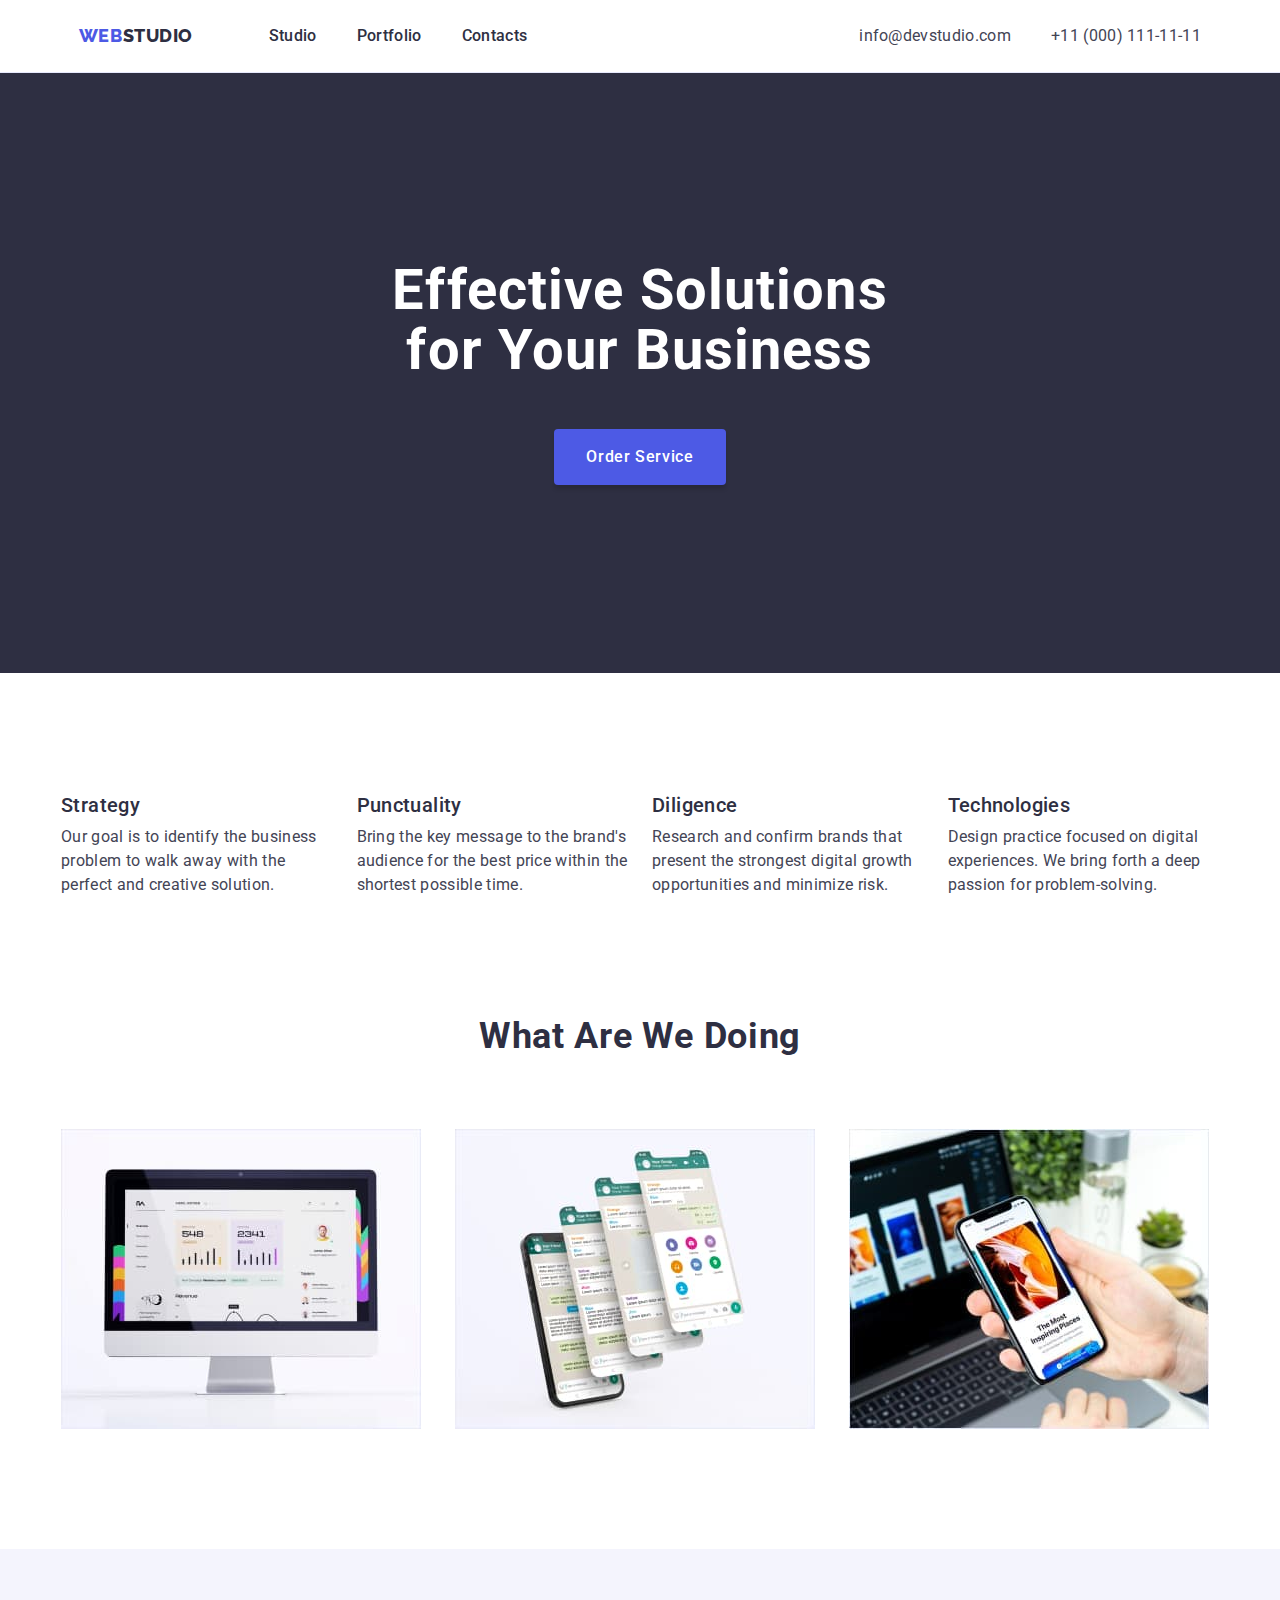
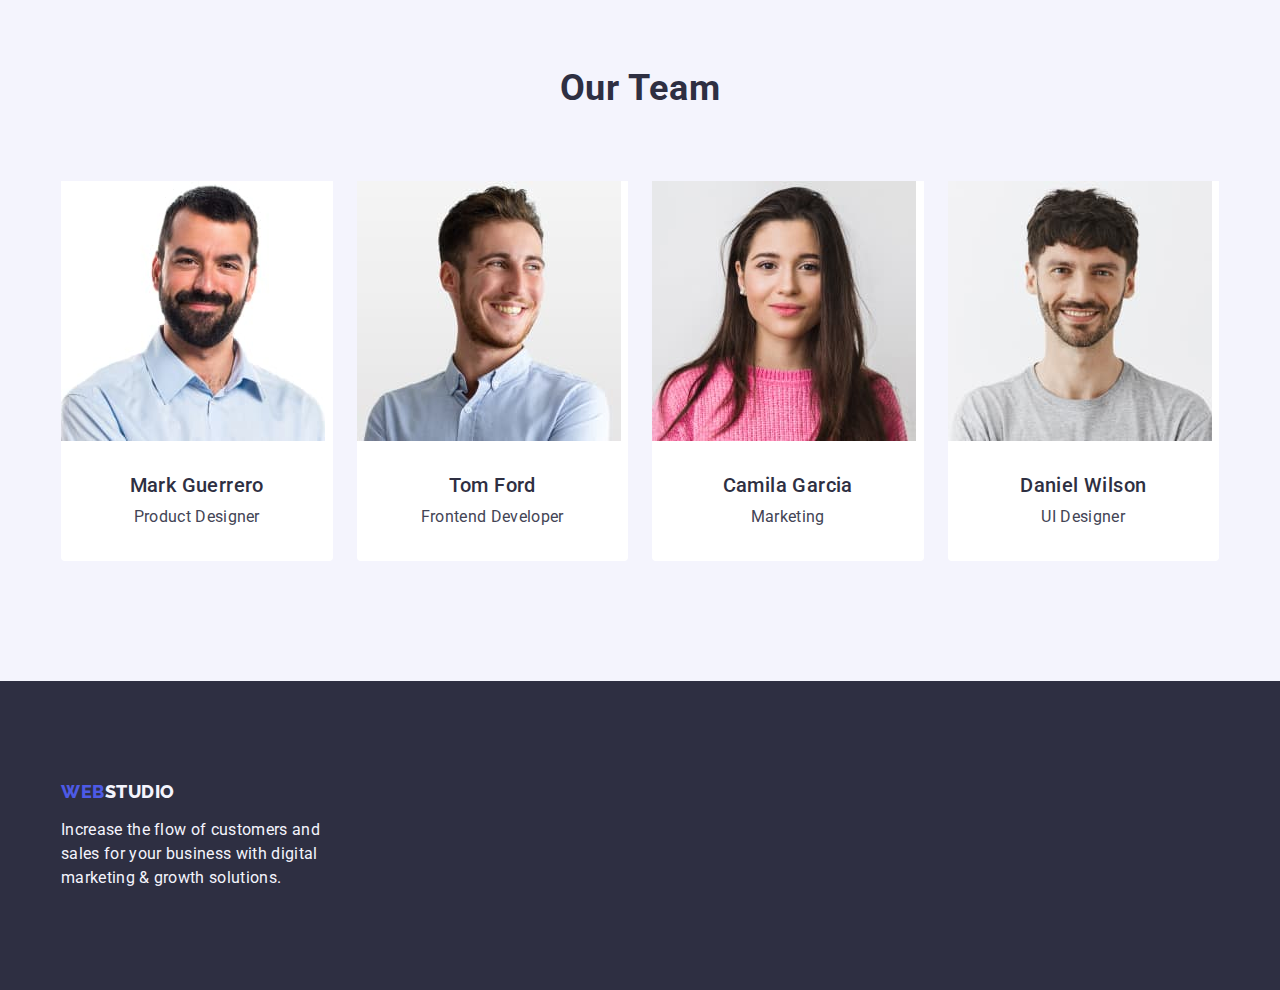
<file: index.html>
<!DOCTYPE html>
<html lang="en">
<head>
    <meta charset="UTF-8">
    <meta name="viewport" content="width=device-width, initial-scale=1.0">
    <title>WebStudio</title> 
    <link rel="stylesheet" href="https://cdnjs.cloudflare.com/ajax/libs/modern-normalize/2.0.0/modern-normalize.min.css" integrity="sha512-4xo8blKMVCiXpTaLzQSLSw3KFOVPWhm/TRtuPVc4WG6kUgjH6J03IBuG7JZPkcWMxJ5huwaBpOpnwYElP/m6wg==" crossorigin="anonymous" referrerpolicy="no-referrer" />
    <link rel="stylesheet" href="./css/styles.css">
    <link rel="preconnect" href="https://fonts.googleapis.com">
    <link rel="preconnect" href="https://fonts.gstatic.com" crossorigin>
    <link href="https://fonts.googleapis.com/css2?family=Raleway:wght@800&family=Roboto:ital,wght@0,400;0,500;0,700;1,900&display=swap" rel="stylesheet">
</head>
<body>
    
    <header class="header">        
        <div class="container">
            <nav class="navigation">
                <a href="./index.html" class="header-logo link">Web<span class="header-logo-studio">Studio</span></a>
                <ul class="nav-menu list">               
                    <li><a class="nav-menu-studio link" href="./index.html">Studio</a></li>
                    <li><a class="nav-menu-studio link" href="./portfolio.html">Portfolio</a></li>
                    <li><a class="nav-menu-studio link" href="">Contacts</a></li>
                </ul>
            </nav>
            <address class="address-menu">
                <ul class="address-menu-list list">
                    <li><a href="mailto:info@devstudio.com" class="address-menu-list-item link">info@devstudio.com</a></li>
                    <li><a href="tel:+110001111111"  class="address-menu-list-item link">+11 (000) 111-11-11</a></li>
                </ul>
            </address>
        </div>
    </header>   
    <main>
        <section class="section-studio-first">
            <div class="container">
                <h1 class="webstudio-title">Effective Solutions for Your Business</h1>
                <button class="order-service" type="button">Order Service</button>
            </div>
        </section>
        <section class="section-studio-second">
            <div class="container">
                <h2 class="visually-hidden">WebStudio principles</h2>
                <ul class="section-studio-list list">
                    <li class="section-studio-list-element">
                        <h3 class="section-studio-list-item">Strategy</h3>
                        <p class="section-studio-list-text">Our goal is to identify the business problem to walk away with the perfect and creative solution.</p>
                    </li>
                    <li class="section-studio-list-element">
                        <h3 class="section-studio-list-item">Punctuality</h3>
                        <p class="section-studio-list-text">Bring the key message to the brand's audience for the best price within the shortest possible time.</p>
                    </li>
                    <li class="section-studio-list-element">
                        <h3 class="section-studio-list-item">Diligence</h3>
                        <p class="section-studio-list-text">Research and confirm brands that present the strongest digital growth opportunities and minimize risk.</p>
                    </li>
                    <li class="section-studio-list-element">
                        <h3 class="section-studio-list-item">Technologies</h3>
                        <p class="section-studio-list-text">Design practice focused on digital experiences. We bring forth a deep passion for problem-solving.</p>
                    </li>
                </ul>
            </div>
        </section>

        <section class="section-studio-third">
            <div class="container">
                <h2 class="section-studio-title">What are we doing</h2>            
                <ul class="section-studio-list list">
                    <li class="studio-image">
                        <img src="./images/studio-computer.jpg" width="360" alt="PC Screen">
                    </li>
                    <li class="studio-image">
                        <img src="./images/studio-phonescreen.jpg" width="360" alt="Phone">
                    </li>
                    <li class="studio-image">
                        <img src="./images/studio-phone-comp.jpg" width="360" alt="Phone and Notebook">
                    </li>
                </ul>       
            </div>     
        </section>

        <section class="section-studio-fourth">
            <div class="container">
                <h2 class="section-studio-title">Our Team</h2>
                <ul class="section-studio-list list">
                    <li class="section-studio-list-box">
                        <img src="./images/studio-team-mark.jpg" alt="Mark Guerrero" width="264" class="team-photo link">
                        <div class="team-name-position">
                            <h3 class="section-studio-list-name">Mark Guerrero</h3>
                            <p class="section-studio-list-position">Product Designer</p>
                        </div>
                    </li>
                    <li class="section-studio-list-box">
                        <img src="./images/studio-team-tom.jpg" alt="Tom Ford" width="264" class="team-photo link">
                        <div class="team-name-position">
                            <h3 class="section-studio-list-name">Tom Ford</h3>
                            <p class="section-studio-list-position">Frontend Developer</p>
                        </div>
                    </li>
                    <li class="section-studio-list-box">
                        <img src="./images/studio-team-camila.jpg" alt="Camila Garcia" width="264" class="team-photo link">
                        <div class="team-name-position">
                            <h3 class="section-studio-list-name">Camila Garcia</h3>
                            <p class="section-studio-list-position">Marketing</p>
                        </div>
                    </li>
                    <li class="section-studio-list-box">
                        <img src="./images/studio-team-daniel.jpg" alt="Daniel Wilson" width="264" class="team-photo link">
                        <div class="team-name-position">
                            <h3 class="section-studio-list-name">Daniel Wilson</h3>
                            <p class="section-studio-list-position">UI Designer</p>
                        </div>
                    </li>
                </ul>
            </div>
        </section>
    </main>

    <footer class="footer">
        <div class="container">
            <a href="./index.html" class="footer-logo link">Web<span class="footer-logo-studio">Studio</span></a>
            <p class="footer-text">Increase the flow of customers and sales for your business with digital marketing & growth solutions.</p> 
        </div>
    </footer>

</body>
</html>
</file>
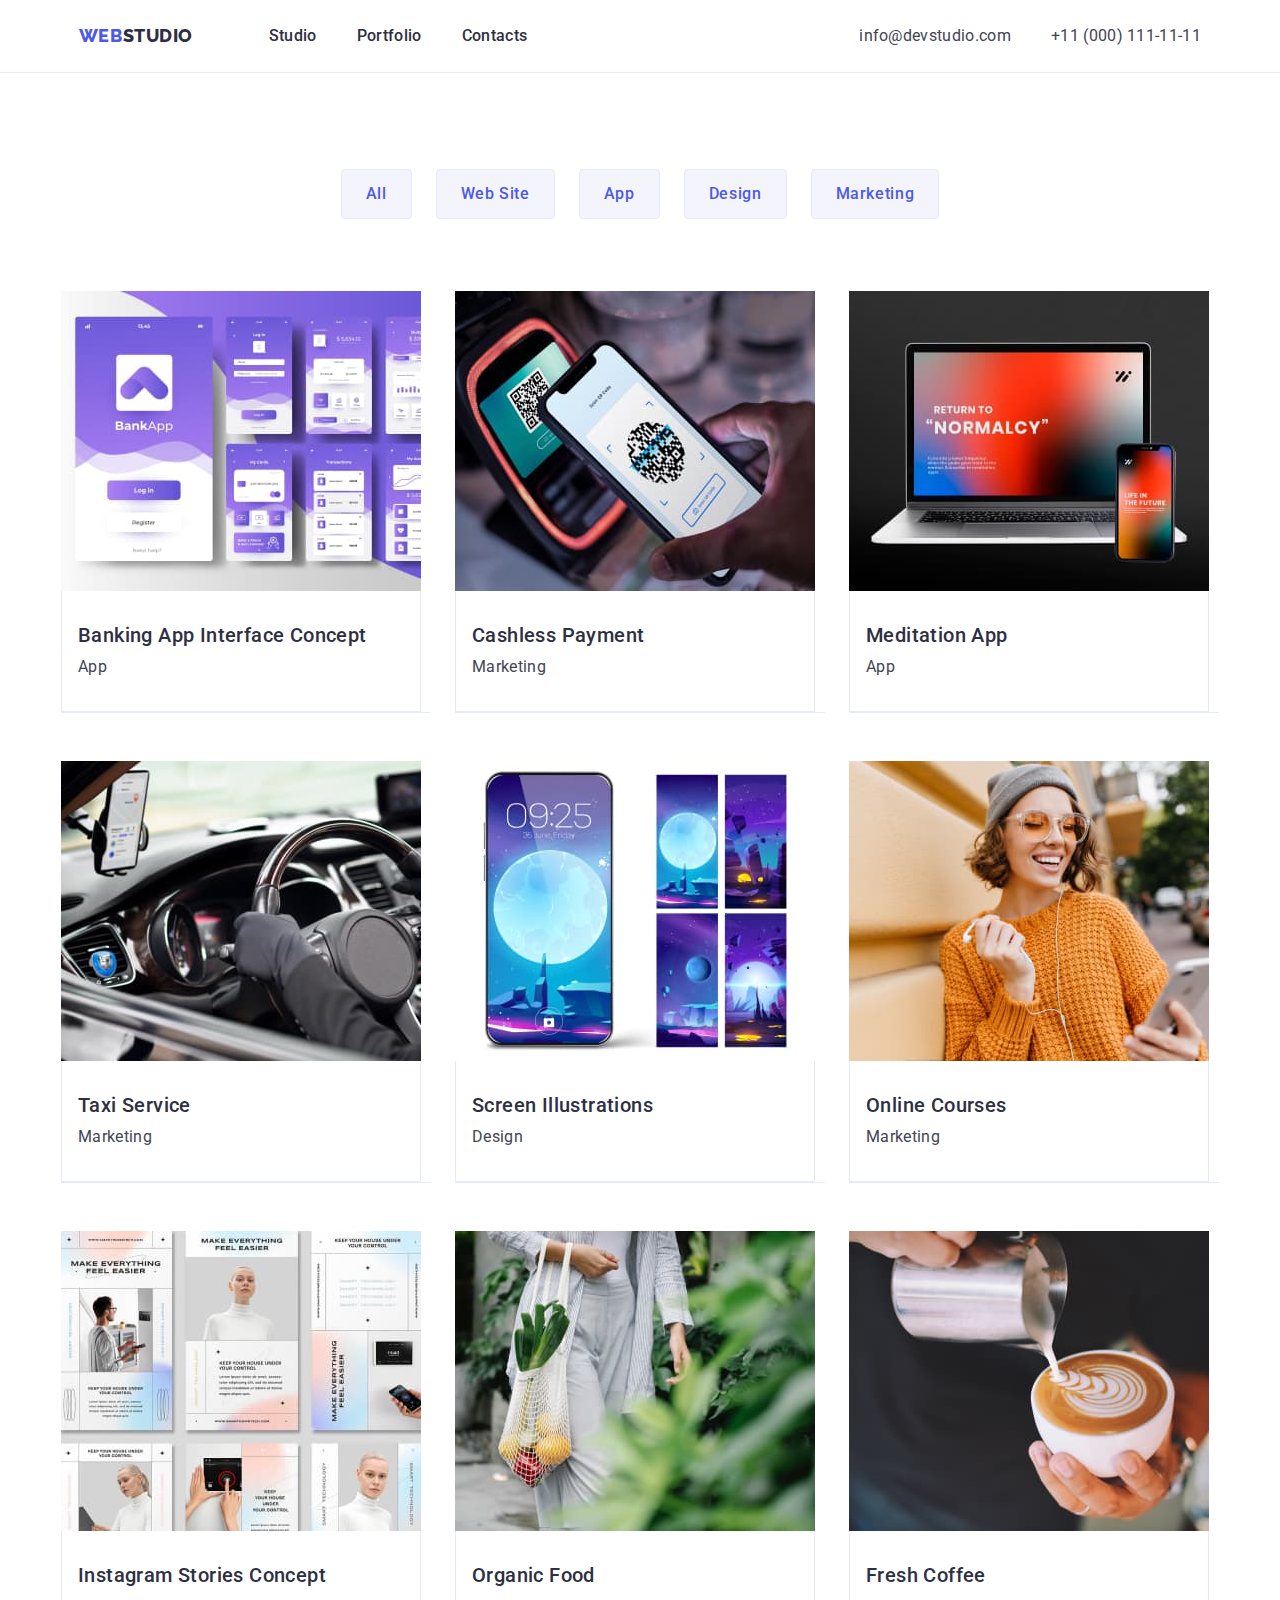
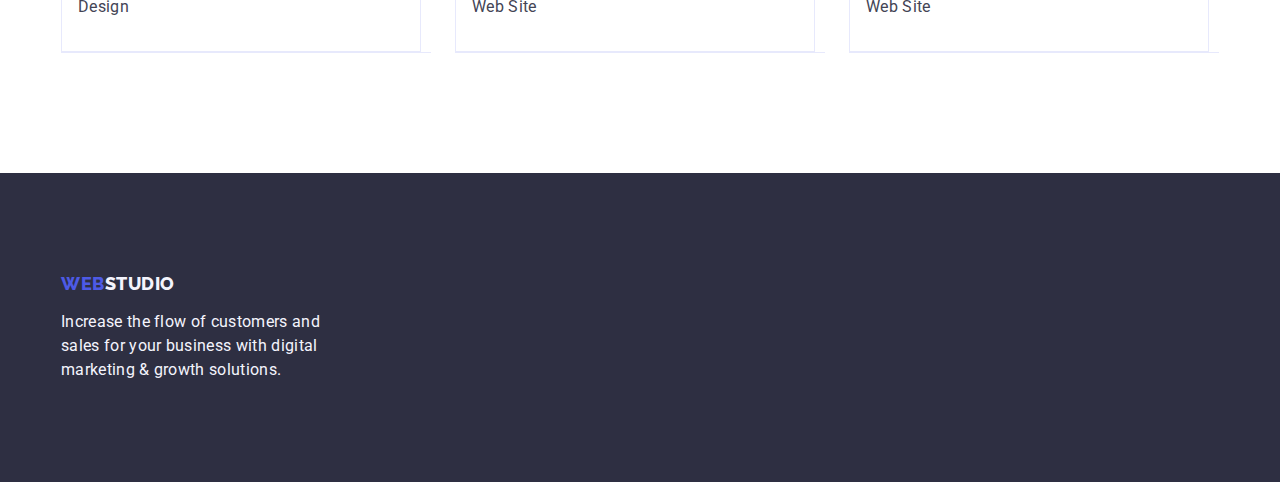
<file: portfolio.html>
<!DOCTYPE html>
<html lang="en">
<head>
    <meta charset="UTF-8">
    <meta name="viewport" content="width=device-width, initial-scale=1.0">
    <title>Portfolio</title>
    <link rel="stylesheet" href="https://cdnjs.cloudflare.com/ajax/libs/modern-normalize/2.0.0/modern-normalize.min.css" integrity="sha512-4xo8blKMVCiXpTaLzQSLSw3KFOVPWhm/TRtuPVc4WG6kUgjH6J03IBuG7JZPkcWMxJ5huwaBpOpnwYElP/m6wg==" crossorigin="anonymous" referrerpolicy="no-referrer" />
    <link rel="stylesheet" href="./css/styles.css">
    <link rel="preconnect" href="https://fonts.googleapis.com">
    <link rel="preconnect" href="https://fonts.gstatic.com" crossorigin>
    <link href="https://fonts.googleapis.com/css2?family=Raleway:wght@800&family=Roboto:ital,wght@0,400;0,500;0,700;1,900&display=swap" rel="stylesheet">
</head>
<body>
    <header class="header">        
        <div class="container">
            <nav class="navigation">
                <a href="./index.html" class="header-logo link">Web<span class="header-logo-studio">Studio</span></a>
                <ul class="nav-menu list">               
                    <li><a class="nav-menu-studio link" href="./index.html">Studio</a></li>
                    <li><a class="nav-menu-studio link" href="./portfolio.html">Portfolio</a></li>
                    <li><a class="nav-menu-studio link" href="">Contacts</a></li>
                </ul>
            </nav>
            <address class="address-menu">
                <ul class="address-menu-list list">
                    <li><a href="mailto:info@devstudio.com" class="address-menu-list-item link">info@devstudio.com</a></li>
                    <li><a href="tel:+110001111111"  class="address-menu-list-item link">+11 (000) 111-11-11</a></li>
                </ul>
            </address>
        </div>
    </header>   
    <main>
        <section class="portfolio-main">
            <div class="container">
                <h1 class="visually-hidden">Portfolio</h1>
            
                <ul class="portfolio-buttons-list list">
                    <li class="portfolio-buttons-list-items">
                        <button class="portfolio-button-item" type="button">All</button>
                    </li>
                    <li class="portfolio-buttons-list-items">
                        <button class="portfolio-button-item" type="button">Web Site</button>
                    </li>
                    <li class="portfolio-buttons-list-items">
                        <button class="portfolio-button-item" type="button">App</button>
                    </li>
                    <li class="portfolio-buttons-list-items">
                        <button class="portfolio-button-item" type="button">Design</button>
                    </li>
                    <li class="portfolio-buttons-list-items">
                        <button class="portfolio-button-item" type="button">Marketing</button>
                    </li>
                </ul>            
                
                <ul class="portfolio-job-projects-list list">
                    <li class="portfolio-job-projects-item">
                        <a href="" class="link">
                            <img src="./images/portfolio-bank.jpg" alt="Banking App" width="360" class="portfolio-photo link">
                            <div class="job-projects-discription">
                                <h2 class="portfolio-job-projects-name">Banking App Interface Concept</h2>
                                <p class="portfolio-job-projects-theme">App</p>
                            </div>
                        </a>
                    </li>
                    <li class="portfolio-job-projects-item">
                        <a href="" class="link">
                            <img src="./images/portfolio-phone.jpg" alt="Cashless Payment" width="360" class="portfolio-photo link">
                            <div class="job-projects-discription">
                                <h2 class="portfolio-job-projects-name">Cashless Payment</h2>
                                <p class="portfolio-job-projects-theme">Marketing</p>
                            </div>
                        </a>
                    </li>
                    <li class="portfolio-job-projects-item">
                        <a href="" class="link">
                            <img src="./images/portfolio-notebook.jpg" alt="Meditation App" width="360" class="portfolio-photo link">
                            <div class="job-projects-discription">
                                <h2 class="portfolio-job-projects-name">Meditation App</h2>
                                <p class="portfolio-job-projects-theme">App</p>
                            </div>
                        </a>
                    </li>
                    <li class="portfolio-job-projects-item">
                        <a href="" class="link">
                            <img src="./images/portfolio-car.jpg" alt="Taxi Service" width="360" class="portfolio-photo link">
                            <div class="job-projects-discription">
                                <h2 class="portfolio-job-projects-name">Taxi Service</h2>
                                <p class="portfolio-job-projects-theme">Marketing</p>
                            </div>
                        </a>
                    </li>
                    <li class="portfolio-job-projects-item">
                        <a href="" class="link">
                            <img src="./images/portfolio-screen.jpg" alt="Screen Illustrations" width="360" class="portfolio-photo link">
                            <div class="job-projects-discription">
                                <h2 class="portfolio-job-projects-name">Screen Illustrations</h2>
                                <p class="portfolio-job-projects-theme">Design</p>
                            </div>
                        </a>
                    </li>
                    <li class="portfolio-job-projects-item">
                        <a href="" class="link">
                            <img src="./images/portfolio-girl.jpg" alt="Online Courses" width="360" class="portfolio-photo link">
                            <div class="job-projects-discription">
                                <h2 class="portfolio-job-projects-name">Online Courses</h2>
                                <p class="portfolio-job-projects-theme">Marketing</p>
                            </div>
                        </a>
                    </li>
                    <li class="portfolio-job-projects-item">
                        <a href="" class="link">
                            <img src="./images/portfolio-app.jpg" alt="Instagram Stories Concept" width="360" class="portfolio-photo link">
                            <div class="job-projects-discription">
                                <h2 class="portfolio-job-projects-name">Instagram Stories Concept</h2>
                                <p class="portfolio-job-projects-theme">Design</p>
                            </div>
                        </a>
                    </li>
                    <li class="portfolio-job-projects-item">
                        <a href="" class="link">
                            <img src="./images/portfolio-bag.jpg" alt="Organic Food" width="360" class="portfolio-photo link">
                            <div class="job-projects-discription">
                                <h2 class="portfolio-job-projects-name">Organic Food</h2>
                                <p class="portfolio-job-projects-theme">Web Site</p>
                            </div>
                        </a>
                    </li>
                    <li class="portfolio-job-projects-item">
                        <a href="" class="link">
                            <img src="./images/portfolio-coffee.jpg" alt="Fresh Coffee" width="360" class="portfolio-photo link">
                            <div class="job-projects-discription">
                                <h2 class="portfolio-job-projects-name">Fresh Coffee</h2>
                                <p class="portfolio-job-projects-theme">Web Site</p>
                            </div>
                        </a>
                    </li>
                </ul>        
        
            </div>
        </section>
    </main>    
    <footer class="footer">
        <div class="container">
            <a href="./index.html" class="footer-logo link">Web<span class="footer-logo-studio">Studio</span></a>
            <p class="footer-text">Increase the flow of customers and sales for your business with digital marketing & growth solutions.</p> 
        </div>
    </footer> 

</body>
</html>
</file>
<file: css/styles.css>
h1,
h2,
h3,
h4,
h5,
h6 {
    margin: 0;
}
p {
    margin: 0;
}
ul {
    margin: 0;
    padding: 0;
    list-style-type: none;
}
img {
    display: block;
    max-width: 100%;
}   
:root {
    --primary-font: 'Roboto', sans-serif;
    --title-font: 'Raleway', sans-serif;
    --primary-black-color: #2E2F42;
    --primary-white-color: #FFFFFF;
    --primary-brand-color: #4D5AE5;
    --pressed-state-color: #404BBF;
    --body-text-color: #434455;
    --helper-text-color: #8E8F99;
    --primary-success-color: #31D0AA;
    --primary-accent-color: #E7E9FC;
    --secondary-accent-color: #0288d1;
    --active-link-color: #f44336;
    --white: #FFF;
    --cloud: #F4F4FD;
}
body {
    font-family: var(--primary-font);
    color: var(--body-text-color);
    background-color: var(--primary-white-color);
    margin: 0;   
}
.list {
    list-style: none;
}
.link {
    text-decoration: none;    
}
address {
    font-style: normal;
}
.container {
    padding-left: 15px;
    padding-right: 15px;
    width: 1158px;
    justify-content: center;
    margin: 0 auto;
}

.visually-hidden {
    position: absolute;
    width: 1px;
    height: 1px;
    margin: -1px;
    border: 0;
    padding: 0;
    white-space: nowrap;
    clip-path: inset(100%);
    clip: rect(0 0 0 0);
    overflow: hidden;
    }
/* header */
header {
    background-color: var(--white);
    margin: 0;
    list-style-type: none;
    padding: 24px 0;
    border-bottom: 1px solid var(--primary-accent-color);
}
.header .container {
    display: flex;
    padding-left: 15;  
    padding-right: 15;
}
.navigation {
    display: flex;
    margin-right: 332px;
    align-items: center; 
}
.nav-menu {
    display: flex;
    gap: 40px;
}
.address-menu-list {
    display: flex;
    gap: 40px;
}
.header-logo {
    font-family: var(--title-font);
    font-size: 18px;
    font-weight: 800;
    letter-spacing: 0.03em;
    text-transform: uppercase;
    line-height: 1.17;
    color: var(--primary-brand-color);  
    margin-right: 76px;  
}
.header-logo-studio {
    color: var(--primary-black-color);
    padding: 24px 0;
}
.nav-menu-studio {
    font-size: 16px;
    font-weight: 500;
    letter-spacing: 0.02em;
    line-height: 1.5;
    color: var(--primary-black-color);
    padding: 24px 0;

}
.nav-menu-studio:hover,
.nav-menu-studio:focus {
    color: var(--pressed-state-color);
}
.address-menu-list-item {
    font-size: 16px;
    line-height: 1.5;
    letter-spacing: 0.02em;
    color: var(--body-text-color);
}
.address-menu-list-item:hover,
.address-menu-list-item:focus {
    color: var(--pressed-state-color);
}
/* Studio sections*/

.section-studio-first {
    background-color: var(--primary-black-color);
    padding: 188px 0;
}
.section-studio-first .container {
    display: flex;
    text-align: center;   
    flex-direction: column;
    align-items: center;
}
.webstudio-title {    
    font-size: 56px;
    line-height: 1.07;
    letter-spacing: 0.02em;
    color: var(--primary-white-color); 
    max-width: 496px;
}
.order-service {
    display: block;
    font-family: var(--primary-font);
    background: var(--primary-brand-color);
    color: var(--primary-white-color);
    font-weight: 500;
    font-size: 16px;
    line-height: 1.5;
    letter-spacing: 0.04em;
    cursor: pointer;
    padding: 16px 32px;
    border-radius: 4px;
    box-shadow: 0px 4px 4px 0px rgba(0, 0, 0, 0.15);
    border: none;
    margin-top: 48px;
    min-width: 169px;  
    height: 56px;
    }
.order-service:hover,
.order-service:focus {
    background-color: var(--pressed-state-color);
}
.section-studio-title {
    font-size: 36px;
    line-height: 1.11;
    text-align: center;
    letter-spacing: 0.02em;
    text-transform: capitalize;
    color: var(--primary-black-color);
    margin-bottom: 72px;
}
.section-studio-second,
.section-studio-third,
.section-studio-fourth {
    padding: 120px 0;
}
.section-studio-second {
    padding-bottom: 0;
}
.section-studio-fourth {
    background-color: var(--cloud);
}
.section-studio-list {
    display: flex; 
    gap: 24px;    
}
.section-studio-list-element {
    flex-basis: calc((100% - 72px) / 4);
}
.section-studio-list-name {
    background-color: var(--primary-white-color);
    margin-bottom: 8px;
    text-align: center;
}
.section-studio-list-item,
.section-studio-list-name {
    color: var(--primary-black-color);
    font-size: 20px;
    font-weight: 500;
    line-height: 24px;
    letter-spacing: 0.02em;
    line-height: 1.2;
    margin-bottom: 8px;
}
.section-studio-list-text,
.section-studio-list-position {
    color: var(--body-text-color);
    font-size: 16px;
    line-height: 1.5;
    letter-spacing: 0.02em;    
}
.section-studio-list-position {
    text-align: center;
}
.studio-image {
    flex-basis: calc((100% - 48px) / 3);
}
.section-studio-list-box {
    background-color: var(--primary-white-color);
    flex-basis: calc((100% - 3 * 24px) / 4);
    border-radius: 0px 0px 4px 4px;
}
.team-photo {
    background-color: var(--primary-white-color);
}
.team-name-position {
    padding: 32px 16px;
}
/* footer */
.footer {
    background-color: var(--primary-black-color);
    padding: 100px 0;
}
.footer-logo {
    display: inline-block;
    font-family: var(--title-font);
    font-size: 18px;
    font-weight: 800;
    letter-spacing: 0.54px;
    text-transform: uppercase;
    line-height: 1.17;
    color: var(--primary-brand-color);  
    margin-bottom: 16px;
}
.footer-logo-studio {
    color: var(--cloud);
}
.footer-text {
    color: var(--cloud);
    line-height: 1.5;
    letter-spacing: 0.02em;
    max-width: 264px;
}
/* portfolio */
.portfolio-main {
    padding-top: 96px;
    padding-bottom: 120px;
}
.portfolio-buttons-list {
    display: flex;
    justify-content: center;
    gap: 24px;
    margin-bottom: 72px;
}
.portfolio-button-item {
    font-family: var(--primary-font);
    background-color: var(--cloud);
    color: var(--primary-brand-color);
    font-size: 16px;
    font-weight: 500;
    letter-spacing: 0.04em;
    line-height: 1.5;
    cursor: pointer;
    padding: 12px 24px;
    border-radius: 4px;
    border: 1px solid var(--primary-accent-color);
}
.portfolio-button-item:hover,
.portfolio-button-item:focus {
    color: var(--primary-white-color);
    background-color: var(--pressed-state-color);
    border: 1px solid transparent;
}
.portfolio-job-projects-item {
    display: flex;
    width: calc((100% - 48px)/3);
    border-bottom: 1px solid var(--primary-accent-color);
    }
.portfolio-job-projects-item {
    width: calc((100% - 48px)/3);         
}
.portfolio-job-projects-list {
    display: flex;
    flex-wrap: wrap;
    column-gap: 24px;
    row-gap: 48px;
    }
.portfolio-job-projects-name {
    display: flex;
    font-weight: 500;
    font-size: 20px;
    line-height: 1.2;
    letter-spacing: 0.02em;
    color: var(--primary-black-color); 
    margin-bottom: 8px;   
}
.portfolio-job-projects-theme {
    display: flex;
    font-size: 16px;
    line-height: 1.5;
    letter-spacing: 0.02em;
    color: var(--body-text-color); 
}
.job-projects-discription {
    padding: 32px 16px;
    border: 1px solid var(--primary-accent-color);
    border-top: none;
}
</file>
